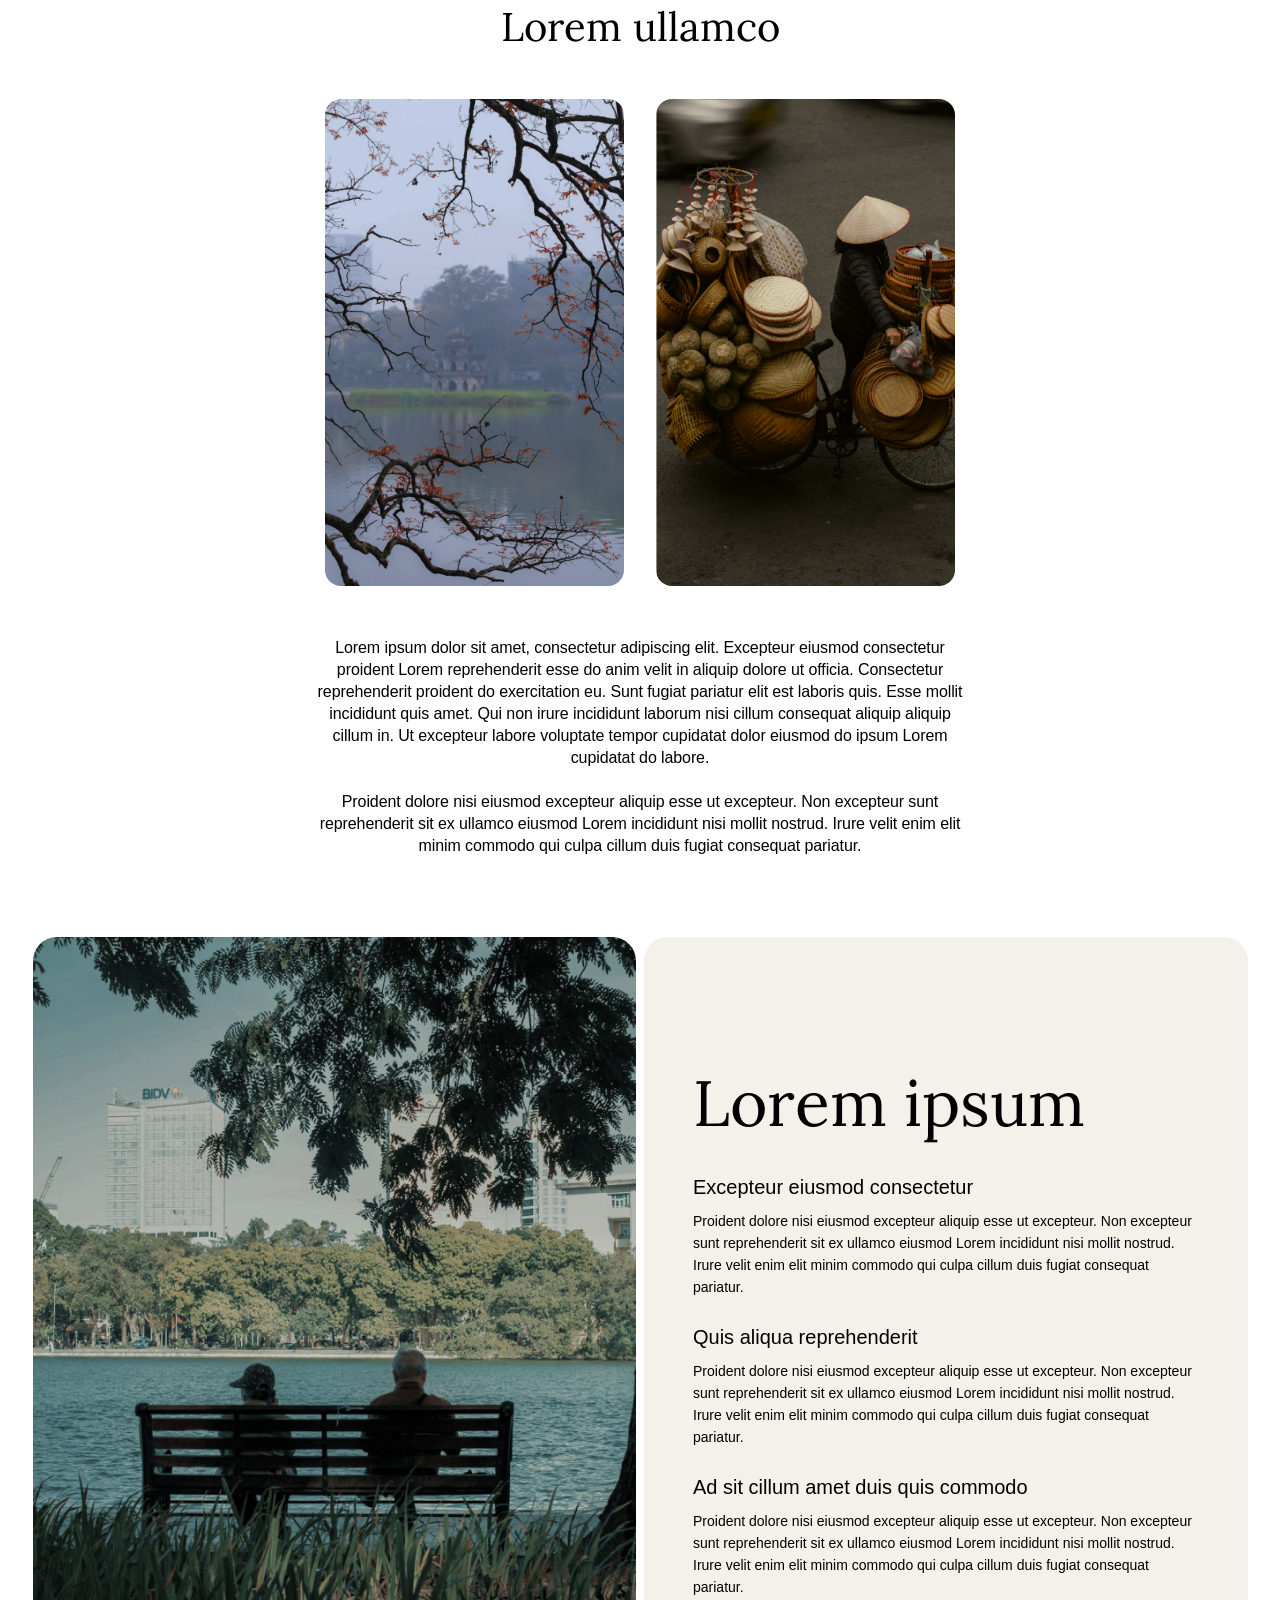
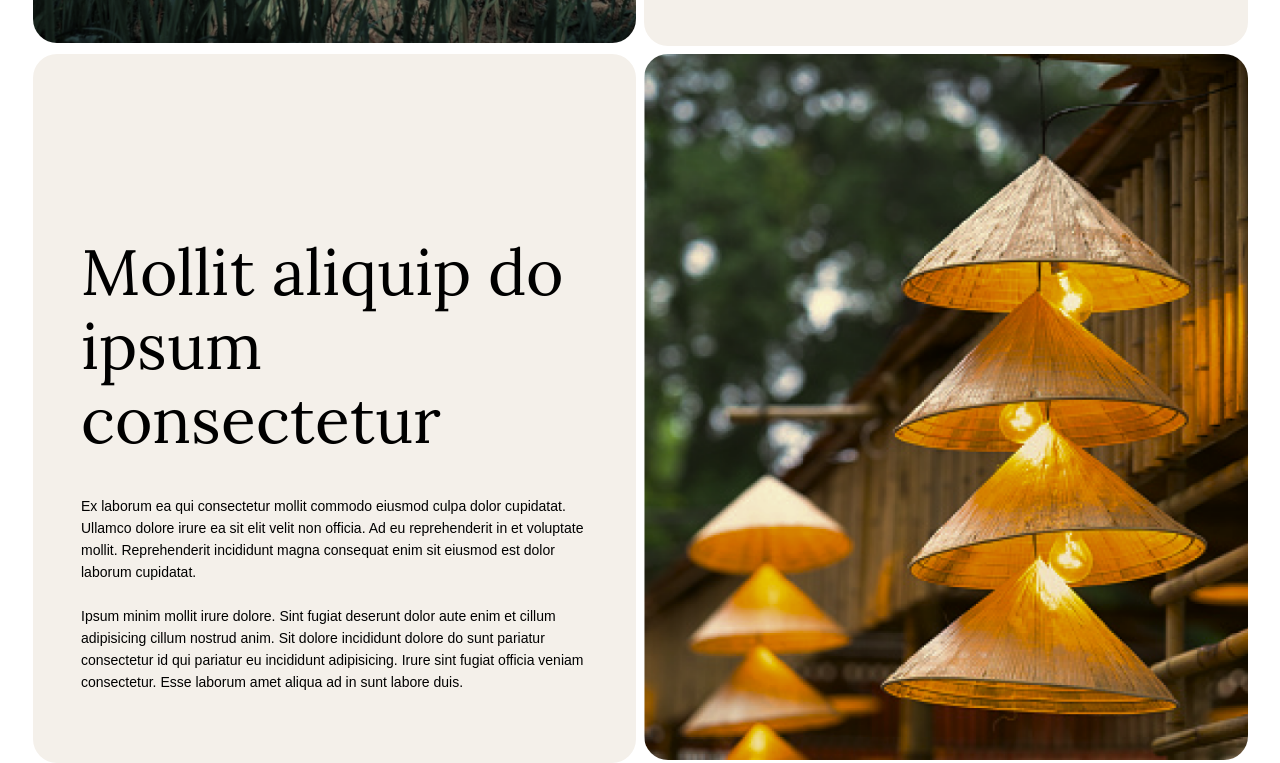
<file: index.html>
<!DOCTYPE html>
<html lang="en">
<head>
    <meta charset="UTF-8">
    <meta name="viewport" content="width=device-width, initial-scale=1.0">
    <link rel="stylesheet" href="assets/css/reset.css">
    <link rel="stylesheet" href="assets/css/style.css">
    <link rel="stylesheet" href="assets/css/reponsive.css">
    <link rel="preconnect" href="https://fonts.googleapis.com">
    <link rel="preconnect" href="https://fonts.gstatic.com" crossorigin>
    <link href="https://fonts.googleapis.com/css2?family=Inria+Serif:ital,wght@0,300;0,400;0,700;1,300;1,400;1,700&family=Lora:ital,wght@0,400..700;1,400..700&family=Poppins:ital,wght@1,200;1,300;1,400&display=swap" rel="stylesheet">
    <title>Document</title>
</head>
<body>

    <section >   
        <div class="section-one" >
            <div class="">
                <div class="text-center inner" style="--mgbt:8px;--mgbt-mb:6px">
                    <p class="h-text"
                    style="--fs:40px;--lh:54px;--fml:Lora;--fs-mb:32px;--lh-mb:42px;"
                    >Lorem ullamco</p>
                </div>
               <div class="h-container-one" >
                    <div class="flex inner" style="--bd-rd:16px;--mgt:44.7px;--mgbt:48.11px;--gap:32px;--gap-mb:4px;--bdrd:16px;--mgt-mb:27px;--mgbt-mb:27px">
                        <div class="item-img"><img class="img"  
                            src="assets/img/image-1.jpg" alt=""></div>
                        <div class="item-img"><img class="img" 
                            src="assets/img/image.jpg" alt=""></div>
                    </div>
               </div>
               <div class="h-container-two">
                    <div class="text-center">
                        <p class="h-text font-lato"
                        style="--fs:16px;--lh:22px;--fml:Lato;--ls:-0.1px;--fs-mb:14px;--lh-mb:22px;"
                        >Lorem ipsum dolor sit amet, consectetur adipiscing elit. Excepteur eiusmod consectetur proident Lorem reprehenderit esse do anim velit in aliquip dolore ut officia. Consectetur reprehenderit proident do exercitation eu. Sunt fugiat pariatur elit est laboris quis. Esse mollit incididunt quis amet. Qui non irure incididunt laborum nisi cillum consequat aliquip aliquip cillum in. Ut excepteur labore voluptate tempor cupidatat dolor eiusmod do ipsum Lorem cupidatat do labore.<br><br>
                        Proident dolore nisi eiusmod excepteur aliquip esse ut excepteur. Non excepteur sunt reprehenderit sit ex ullamco eiusmod Lorem incididunt nisi mollit nostrud. Irure velit enim elit minim commodo qui culpa cillum duis fugiat consequat pariatur.
                        </p>
                    </div>
               </div>
               
            </div>
        </div>
    </section>

    <section>
        <div class="h-container-three">
            <div>
                <div style="--gap:8px;--gap-mb:8px;--bdrd:24px;--bgr:#F4F0EA;--flex-mb:column;--flex:row">
                    <div class="flex inner" style="--mgbt:8px;">
                        <div class="item-img" style="--od:2"><img class="img" src="assets/img/image2.png" alt=""></div>
                        <div class="item-img bgr" style="--od:1">
                            <div class="inner content" style="--pdr:48px;;--pdl:49px;--pdbt:48px;--pdr-mb:18px;;--pdl-mb:18px;--pdbt-mb:42px;--pdt-mb:32px">
                                <div><h2 class="h-text" style="--fml:Lora;--fs:64px;--lh:74px;--fw:400;--fs-mb:32px;--lh-mb:42px;--fml-mb:Lora">Lorem ipsum</h2></div>
                                <div>
                                    <h2 class="h-text-title">Excepteur eiusmod consectetur</h2>
                                    <p class="h-text-ds">Proident dolore nisi eiusmod excepteur aliquip esse ut excepteur. Non excepteur sunt reprehenderit sit ex ullamco eiusmod Lorem incididunt nisi mollit nostrud. Irure velit enim elit minim commodo qui culpa cillum duis fugiat consequat pariatur.</p>
                                </div>
                                <div>
                                    <h2 class="h-text-title">Quis aliqua reprehenderit</h2>
                                    <p class="h-text-ds" >Proident dolore nisi eiusmod excepteur aliquip esse ut excepteur. Non excepteur sunt reprehenderit sit ex ullamco eiusmod Lorem incididunt nisi mollit nostrud. Irure velit enim elit minim commodo qui culpa cillum duis fugiat consequat pariatur.</p>
                                </div>
                                <div>
                                    <h2 class="h-text-title">Ad sit cillum amet duis quis commodo</h2>
                                    <p class="h-text-ds" >Proident dolore nisi eiusmod excepteur aliquip esse ut excepteur. Non excepteur sunt reprehenderit sit ex ullamco eiusmod Lorem incididunt nisi mollit nostrud. Irure velit enim elit minim commodo qui culpa cillum duis fugiat consequat pariatur.</p>
                                </div>
                            </div>
                        </div>
                    </div>
                    <div class="flex" >
                        <div class="item-img bgr">
                                <div class="inner content" style="--pdr:48.5px;--pdl:48.5px;--pdbt:70px;--pdr-mb:18px;;--pdl-mb:18px;--pdbt-mb:20px;--pdt-mb:20px">
                                    <div><h2 class="h-text" style="--fml:Lora;--fs:64px;--lh:74px;--fw:400;--fs-mb:32px;--lh-mb:42px;--fml-mb:Lora;--mgbt:38px">Mollit aliquip do ipsum consectetur</h2></div>
                                    <div>
                                        <p class="h-text-ds">Ex laborum ea qui consectetur mollit commodo eiusmod culpa dolor cupidatat. Ullamco dolore irure ea sit elit velit non officia. Ad eu reprehenderit in et voluptate mollit. Reprehenderit incididunt magna consequat enim sit eiusmod est dolor laborum cupidatat.<br><br>
                                            Ipsum minim mollit irure dolore. Sint fugiat deserunt dolor aute enim et cillum adipisicing cillum nostrud anim. Sit dolore incididunt dolore do sunt pariatur consectetur id qui pariatur eu incididunt adipisicing. Irure sint fugiat officia veniam consectetur. Esse laborum amet aliqua ad in sunt labore duis.</p>
                                    </div>
                                </div>
                                
                        </div>
                        <div class="item-img"><img class="img" src="assets/img/image3.png" alt=""></div>
                    </div>
                </div>
            </div>
        </div>
    </section>

</body>
</html>
</file>
<file: assets/css/style.css>
.body{
    margin: 0;
}
.h-text{
    font-size: var(--fs);
    font-weight: var(--fw);
    line-height: var(--lh);
    font-family: var(--fml);
    letter-spacing: var(--ls);
    margin-bottom: var(--mgbt);
}
.h-text-title{
    font-size: 20px;
    font-weight: 400;
    line-height: 30px;
    font-family: "Lato", sans-serif;
    margin-bottom: 8px;
    margin-top: 24px;
}
.h-text-ds{
    font-size: 14px;
    font-weight: 400;
    line-height: 22px;
    font-family: "Lato", sans-serif;
}
.bgr{
    background-color: var(--bgr);
}
.inner{
  margin: var(--mgt,0) var(--mgr,0) var(--mgbt,0) var(--mgl,0); 
  padding: var(--pdt,0) var(--pdr,0) var(--pdbt,0) var(--pdl,0);
}   
.h-container-one{
    margin: 0 325px;
}
.h-container-two{
    margin: 0 315px;
}
.h-container-three{
    margin: 0 32.5px;
}
.img{
    width: 100%;
    height: auto;
    border-radius: var(--bdrd);
}
.text-center{
    text-align: center;
    max-width: 100%;
}
.flex{
    display: flex;
    gap: var(--gap);
    flex-direction: var(--flex);
}
.item-img{
    flex: 1;
    border-radius: var(--bdrd);
}
.font-lato{
    font-family: "Lato", sans-serif;
}
.content{
    display: flex;
    flex-direction: column;
    justify-content: flex-end;
    height: 100%;
    box-sizing: border-box;
    
}
.section-one{
    margin-bottom: 80px;
}
</file>
<file: assets/css/reponsive.css>
@media (max-width: 480px){
    .h-text{
        font-size: var(--fs-mb);
        font-weight: var(--fw-mb);
        line-height: var(--lh-mb);
        font-family: var(--fml-mb);
        letter-spacing: var(--ls-mb);
        margin-bottom: var(--mgbt-mb);
    }
    .inner{
        margin: var(--mgt-mb,0) var(--mgr-mb,0) var(--mgbt-mb,0) var(--mgl-mb,0); 
        padding: var(--pdt-mb,0) var(--pdr-mb,0) var(--pdbt-mb,0) var(--pdl-mb,0);
      } 
    .font-lato {
        font-family: "Lato", sans-serif;
    } 
    .h-container-one{
        margin: 0 11px;
    }
    .h-container-two{
        margin: 0 11px;
    }
    .h-container-three{
        margin: 0 8px;
    }
    .flex{
        display: flex;
        gap: var(--gap-mb);
        flex-direction: var(--flex-mb);
    }
    .item-img{
        order: var(--od);
    }
    .section-one{
        margin-bottom: 40px;
    }
    .h-text-title{
        font-size: 18px;
        font-weight: 400;
        line-height: 30px;
        font-family: "Lato", sans-serif;
        margin-bottom: 8px;
        margin-top: 16px;
    }
    .h-text-ds{
        font-size: 14px;
        font-weight: 400;
        line-height: 22px;
        font-family: "Lato", sans-serif;
    }
  
    
}
</file>
